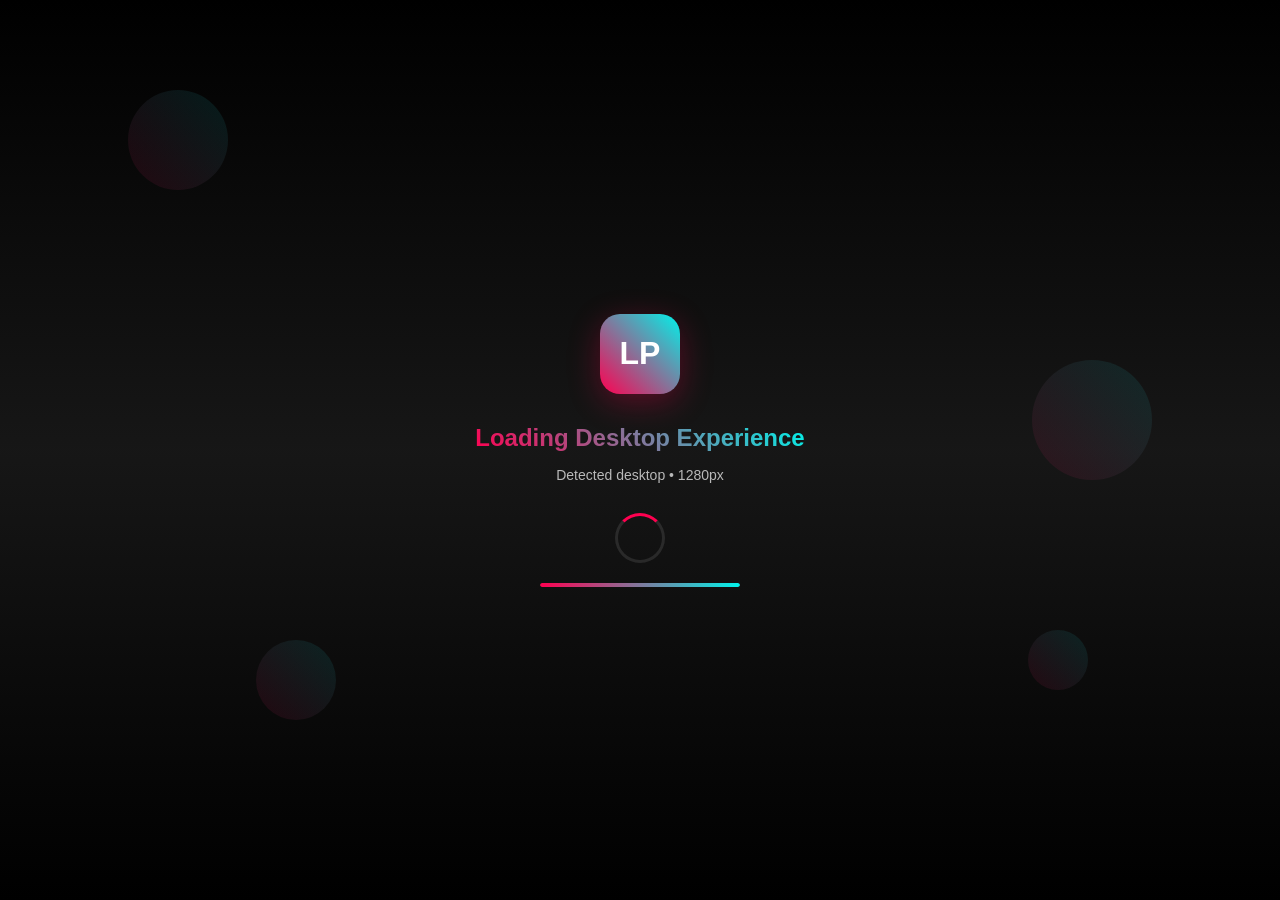
<file: index.html>
<!DOCTYPE html>
<html lang="en">
<head>
    <meta charset="UTF-8">
    <meta name="viewport" content="width=device-width, initial-scale=1.0">
    <title>LoopPlus</title>
    <style>
        /* TikTok-style loading screen */
        * {
            margin: 0;
            padding: 0;
            box-sizing: border-box;
        }
        
        body {
            font-family: -apple-system, BlinkMacSystemFont, 'Segoe UI', Roboto, sans-serif;
            background: #000;
            color: white;
            overflow: hidden;
            height: 100vh;
            display: flex;
            justify-content: center;
            align-items: center;
            position: relative;
        }
        
        /* TikTok-style background */
        .tiktok-bg {
            position: fixed;
            top: 0;
            left: 0;
            right: 0;
            bottom: 0;
            background: linear-gradient(180deg, 
                rgba(0,0,0,0.95) 0%, 
                rgba(25,25,25,0.9) 50%, 
                rgba(0,0,0,0.95) 100%);
            z-index: -2;
        }
        
        .floating-elements {
            position: fixed;
            top: 0;
            left: 0;
            right: 0;
            bottom: 0;
            overflow: hidden;
            z-index: -1;
        }
        
        .floating-element {
            position: absolute;
            background: linear-gradient(45deg, #ff0050, #00f2ea);
            border-radius: 50%;
            opacity: 0.1;
            animation: float 20s infinite ease-in-out;
        }
        
        @keyframes float {
            0%, 100% { transform: translateY(0) rotate(0deg); }
            33% { transform: translateY(-30px) rotate(120deg); }
            66% { transform: translateY(30px) rotate(240deg); }
        }
        
        /* Loading container */
        .loader-container {
            text-align: center;
            z-index: 10;
            animation: fadeIn 0.5s ease-out;
        }
        
        @keyframes fadeIn {
            from { opacity: 0; transform: scale(0.9); }
            to { opacity: 1; transform: scale(1); }
        }
        
        /* TikTok-style logo */
        .logo {
            width: 80px;
            height: 80px;
            margin: 0 auto 30px;
            background: linear-gradient(45deg, #ff0050, #00f2ea);
            border-radius: 20px;
            display: flex;
            align-items: center;
            justify-content: center;
            font-size: 32px;
            font-weight: bold;
            color: white;
            animation: pulse 2s infinite;
            box-shadow: 0 8px 32px rgba(255, 0, 80, 0.3);
        }
        
        @keyframes pulse {
            0%, 100% { transform: scale(1); }
            50% { transform: scale(1.05); }
        }
        
        /* Loading text */
        .loading-text {
            font-size: 24px;
            font-weight: 600;
            margin-bottom: 15px;
            background: linear-gradient(45deg, #ff0050, #00f2ea);
            -webkit-background-clip: text;
            -webkit-text-fill-color: transparent;
            background-clip: text;
        }
        
        .device-info {
            font-size: 14px;
            color: rgba(255, 255, 255, 0.7);
            margin-bottom: 30px;
        }
        
        /* TikTok-style spinner */
        .spinner {
            width: 50px;
            height: 50px;
            border: 3px solid rgba(255, 255, 255, 0.1);
            border-top: 3px solid #ff0050;
            border-radius: 50%;
            animation: spin 1s linear infinite;
            margin: 0 auto;
        }
        
        @keyframes spin {
            0% { transform: rotate(0deg); }
            100% { transform: rotate(360deg); }
        }
        
        /* Progress bar */
        .progress-bar {
            width: 200px;
            height: 4px;
            background: rgba(255, 255, 255, 0.1);
            border-radius: 2px;
            margin: 20px auto 0;
            overflow: hidden;
        }
        
        .progress-fill {
            height: 100%;
            background: linear-gradient(90deg, #ff0050, #00f2ea);
            border-radius: 2px;
            animation: progress 1.5s ease-out forwards;
        }
        
        @keyframes progress {
            from { width: 0%; }
            to { width: 100%; }
        }
        
        /* Mobile optimizations */
        @media (max-width: 768px) {
            .logo {
                width: 60px;
                height: 60px;
                font-size: 24px;
            }
            
            .loading-text {
                font-size: 20px;
            }
            
            .device-info {
                font-size: 12px;
            }
        }
    </style>
</head>
<body>
    <!-- TikTok-style background -->
    <div class="tiktok-bg"></div>
    <div class="floating-elements">
        <div class="floating-element" style="width: 100px; height: 100px; top: 10%; left: 10%; animation-delay: 0s;"></div>
        <div class="floating-element" style="width: 60px; height: 60px; top: 70%; right: 15%; animation-delay: 5s;"></div>
        <div class="floating-element" style="width: 80px; height: 80px; bottom: 20%; left: 20%; animation-delay: 10s;"></div>
        <div class="floating-element" style="width: 120px; height: 120px; top: 40%; right: 10%; animation-delay: 15s;"></div>
    </div>

    <!-- Loading content -->
    <div class="loader-container">
        <div class="logo">LP</div>
        <div class="loading-text" id="loading-text">Loading LoopPlus</div>
        <div class="device-info" id="device-info">Optimizing experience for your device...</div>
        <div class="spinner"></div>
        <div class="progress-bar">
            <div class="progress-fill"></div>
        </div>
    </div>

    <script>
        // Automatic device detection and redirection (TikTok-style)
        function detectAndRedirect() {
            const userAgent = navigator.userAgent.toLowerCase();
            const screenWidth = window.innerWidth;
            
            // Determine device type
            let deviceType = 'desktop';
            let redirectPath = 'web app version/index.html';
            let loadingMessage = 'Loading Desktop Experience';
            
            if (/android|webos|iphone|ipod|blackberry|iemobile|opera mini/i.test(userAgent) || screenWidth <= 768) {
                deviceType = 'mobile';
                redirectPath = 'mobile app version/index.html';
                loadingMessage = 'Loading Mobile Experience';
            } else if (/ipad|android(?!.*mobile)/i.test(userAgent) || (screenWidth > 768 && screenWidth <= 1024)) {
                deviceType = 'tablet';
                redirectPath = 'web app version/index.html';
                loadingMessage = 'Loading Tablet Experience';
            }
            
            // Update loading message
            document.getElementById('loading-text').textContent = loadingMessage;
            document.getElementById('device-info').textContent = `Detected ${deviceType} • ${screenWidth}px`;
            
            // Log for debugging
            console.log(`LoopPlus Auto-Detection:`);
            console.log(`- Device: ${deviceType}`);
            console.log(`- Screen: ${screenWidth}px`);
            console.log(`- Redirecting to: ${redirectPath}`);
            
            // Automatic redirect after loading animation (1.5 seconds)
            setTimeout(() => {
                // Smooth fade out transition
                document.body.style.opacity = '0';
                document.body.style.transition = 'opacity 0.3s ease';
                
                setTimeout(() => {
                    window.location.href = redirectPath;
                }, 300);
            }, 1500);
        }
        
        // Handle logo loading error
        document.addEventListener('DOMContentLoaded', () => {
            // Start detection immediately
            detectAndRedirect();
        });
        
        // Fallback redirect if something goes wrong
        setTimeout(() => {
            if (window.location.pathname === '/' || window.location.pathname.endsWith('/index.html')) {
                console.log('Fallback: Redirecting to web version');
                window.location.href = 'web app version/index.html';
            }
        }, 5000);
        
        // Add some TikTok-style interactions
        document.addEventListener('DOMContentLoaded', () => {
            // Add subtle parallax effect to floating elements
            document.addEventListener('mousemove', (e) => {
                const elements = document.querySelectorAll('.floating-element');
                const x = e.clientX / window.innerWidth;
                const y = e.clientY / window.innerHeight;
                
                elements.forEach((element, index) => {
                    const speed = (index + 1) * 10;
                    const xOffset = (x - 0.5) * speed;
                    const yOffset = (y - 0.5) * speed;
                    
                    element.style.transform = `translate(${xOffset}px, ${yOffset}px)`;
                });
            });
        });
    </script>
</body>
</html>
</file>
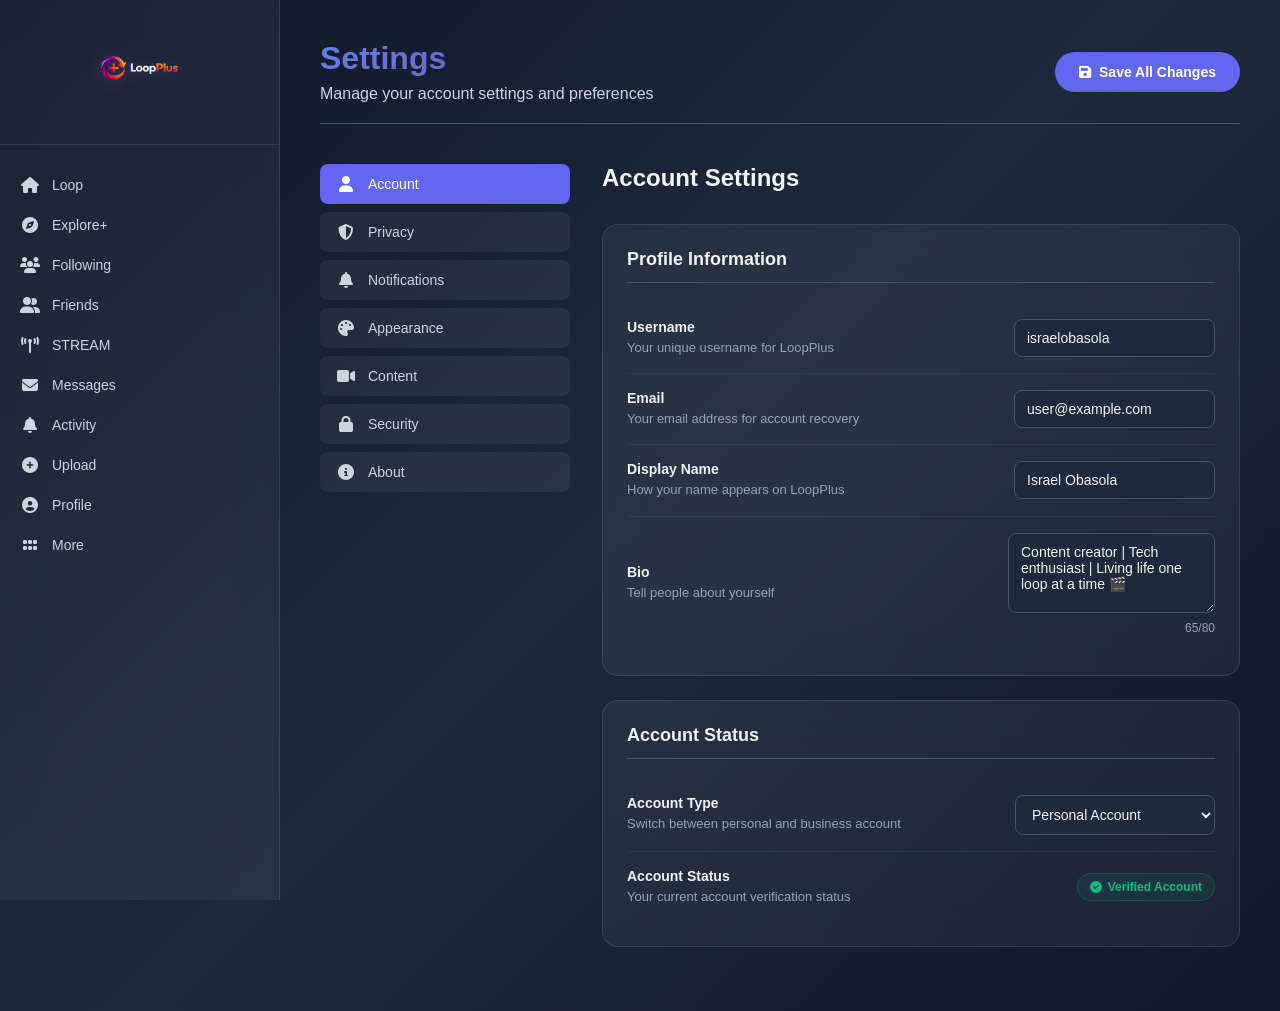
<file: web app version/settings.html>
<!DOCTYPE html>
<html lang="en">
<head>
    <meta charset="UTF-8">
    <meta name="viewport" content="width=device-width, initial-scale=1.0">
    <title>Settings - LoopPlus</title>
    <link rel="stylesheet" href="css/settings.css">
    <link rel="stylesheet" href="https://cdnjs.cloudflare.com/ajax/libs/font-awesome/6.4.0/css/all.min.css">
</head>
<body>
    <!-- Left Sidebar -->
    <aside class="left-sidebar">
        <!-- TikTok Logo -->
        <div class="logo">
            <img src="Logo.png" alt="LoopPlus" class="logo-image">
        </div>
        
        <!-- Navigation Menu -->
        <nav class="nav-menu">
            <a href="index.html" class="nav-item">
                <i class="fas fa-home"></i>
                <span>Loop</span>
            </a>
            <a href="explore.html" class="nav-item">
                <i class="fas fa-compass"></i>
                <span>Explore+</span>
            </a>
            <a href="#" class="nav-item">
                <i class="fas fa-users"></i>
                <span>Following</span>
            </a>
            <a href="#" class="nav-item">
                <i class="fas fa-user-friends"></i>
                <span>Friends</span>
            </a>
            <a href="#" class="nav-item">
                <i class="fas fa-broadcast-tower"></i>
                <span>STREAM</span>
            </a>
            <a href="#" class="nav-item">
                <i class="fas fa-envelope"></i>
                <span>Messages</span>
            </a>
            <a href="#" class="nav-item">
                <i class="fas fa-bell"></i>
                <span>Activity</span>
            </a>
            <a href="upload.html" class="nav-item">
                <i class="fas fa-plus-circle"></i>
                <span>Upload</span>
            </a>
            <a href="profile.html" class="nav-item">
                <i class="fas fa-user-circle"></i>
                <span>Profile</span>
            </a>
            <a href="#" class="nav-item" id="more-btn">
                <i class="fas fa-grip-horizontal"></i>
                <span>More</span>
            </a>
        </nav>
        
        <!-- More Popup Menu -->
        <div class="more-popup" id="more-popup">
            <div class="popup-content">
                <div class="popup-header">
                    <h3>More</h3>
                    <button class="close-popup" id="close-popup">
                        <i class="fas fa-times"></i>
                    </button>
                </div>
                <div class="popup-items">
                    <button class="popup-item">
                        <i class="fas fa-cog"></i>
                        <span>Settings</span>
                    </button>
                    <button class="popup-item">
                        <i class="fas fa-shield-alt"></i>
                        <span>Privacy</span>
                    </button>
                    <button class="popup-item">
                        <i class="fas fa-question-circle"></i>
                        <span>Help Center</span>
                    </button>
                    <button class="popup-item">
                        <i class="fas fa-info-circle"></i>
                        <span>About</span>
                    </button>
                    <button class="popup-item">
                        <i class="fas fa-briefcase"></i>
                        <span>Business</span>
                    </button>
                    <button class="popup-item">
                        <i class="fas fa-palette"></i>
                        <span>Creator Portal</span>
                    </button>
                    <button class="popup-item">
                        <i class="fas fa-chart-line"></i>
                        <span>Analytics</span>
                    </button>
                    <button class="popup-item">
                        <i class="fas fa-language"></i>
                        <span>Language</span>
                    </button>
                    <button class="popup-item">
                        <i class="fas fa-moon"></i>
                        <span>Dark Mode</span>
                    </button>
                    <button class="popup-item">
                        <i class="fas fa-bell"></i>
                        <span>Notifications</span>
                    </button>
                    <button class="popup-item">
                        <i class="fas fa-download"></i>
                        <span>Download App</span>
                    </button>
                    <button class="popup-item">
                        <i class="fas fa-share-alt"></i>
                        <span>Share LoopPlus</span>
                    </button>
                    <button class="popup-item">
                        <i class="fas fa-sign-out-alt"></i>
                        <span>Log Out</span>
                    </button>
                </div>
            </div>
        </div>
    </aside>

    <!-- Main Content Area -->
    <main class="main-content">
        <!-- Header -->
        <header class="settings-header">
            <div class="header-content">
                <div class="header-left">
                    <h1>Settings</h1>
                    <p>Manage your account settings and preferences</p>
                </div>
                <div class="header-right">
                    <button class="btn-save" id="save-all-btn">
                        <i class="fas fa-save"></i>
                        Save All Changes
                    </button>
                </div>
            </div>
        </header>

        <!-- Settings Container -->
        <div class="settings-container">
            <!-- Settings Navigation -->
            <nav class="settings-nav">
                <button class="nav-btn active" data-section="account">
                    <i class="fas fa-user"></i>
                    Account
                </button>
                <button class="nav-btn" data-section="privacy">
                    <i class="fas fa-shield-alt"></i>
                    Privacy
                </button>
                <button class="nav-btn" data-section="notifications">
                    <i class="fas fa-bell"></i>
                    Notifications
                </button>
                <button class="nav-btn" data-section="appearance">
                    <i class="fas fa-palette"></i>
                    Appearance
                </button>
                <button class="nav-btn" data-section="content">
                    <i class="fas fa-video"></i>
                    Content
                </button>
                <button class="nav-btn" data-section="security">
                    <i class="fas fa-lock"></i>
                    Security
                </button>
                <button class="nav-btn" data-section="about">
                    <i class="fas fa-info-circle"></i>
                    About
                </button>
            </nav>

            <!-- Settings Content -->
            <div class="settings-content">
                <!-- Account Settings -->
                <section class="settings-section active" id="account">
                    <h2>Account Settings</h2>
                    
                    <div class="setting-group">
                        <h3>Profile Information</h3>
                        <div class="setting-item">
                            <div class="setting-info">
                                <label>Username</label>
                                <p>Your unique username for LoopPlus</p>
                            </div>
                            <div class="setting-control">
                                <input type="text" id="username" value="israelobasola" class="input-field">
                            </div>
                        </div>
                        
                        <div class="setting-item">
                            <div class="setting-info">
                                <label>Email</label>
                                <p>Your email address for account recovery</p>
                            </div>
                            <div class="setting-control">
                                <input type="email" id="email" value="user@example.com" class="input-field">
                            </div>
                        </div>
                        
                        <div class="setting-item">
                            <div class="setting-info">
                                <label>Display Name</label>
                                <p>How your name appears on LoopPlus</p>
                            </div>
                            <div class="setting-control">
                                <input type="text" id="display-name" value="Israel Obasola" class="input-field">
                            </div>
                        </div>
                        
                        <div class="setting-item">
                            <div class="setting-info">
                                <label>Bio</label>
                                <p>Tell people about yourself</p>
                            </div>
                            <div class="setting-control">
                                <textarea id="bio" class="textarea-field" maxlength="80">Content creator | Tech enthusiast | Living life one loop at a time 🎬</textarea>
                                <div class="char-count">
                                    <span id="bio-count">65</span>/80
                                </div>
                            </div>
                        </div>
                    </div>
                    
                    <div class="setting-group">
                        <h3>Account Status</h3>
                        <div class="setting-item">
                            <div class="setting-info">
                                <label>Account Type</label>
                                <p>Switch between personal and business account</p>
                            </div>
                            <div class="setting-control">
                                <select id="account-type" class="select-field">
                                    <option value="personal">Personal Account</option>
                                    <option value="business">Business Account</option>
                                    <option value="creator">Creator Account</option>
                                </select>
                            </div>
                        </div>
                        
                        <div class="setting-item">
                            <div class="setting-info">
                                <label>Account Status</label>
                                <p>Your current account verification status</p>
                            </div>
                            <div class="setting-control">
                                <div class="status-badge verified">
                                    <i class="fas fa-check-circle"></i>
                                    Verified Account
                                </div>
                            </div>
                        </div>
                    </div>
                </section>

                <!-- Privacy Settings -->
                <section class="settings-section" id="privacy">
                    <h2>Privacy Settings</h2>
                    
                    <div class="setting-group">
                        <h3>Profile Privacy</h3>
                        <div class="setting-item">
                            <div class="setting-info">
                                <label>Private Account</label>
                                <p>Only approved followers can see your videos</p>
                            </div>
                            <div class="setting-control">
                                <label class="toggle-switch">
                                    <input type="checkbox" id="private-account">
                                    <span class="toggle-slider"></span>
                                </label>
                            </div>
                        </div>
                        
                        <div class="setting-item">
                            <div class="setting-info">
                                <label>Show Activity Status</label>
                                <p>Let others see when you're online</p>
                            </div>
                            <div class="setting-control">
                                <label class="toggle-switch">
                                    <input type="checkbox" id="show-activity" checked>
                                    <span class="toggle-slider"></span>
                                </label>
                            </div>
                        </div>
                        
                        <div class="setting-item">
                            <div class="setting-info">
                                <label>Profile Discovery</label>
                                <p>Allow others to find you using your email or phone</p>
                            </div>
                            <div class="setting-control">
                                <label class="toggle-switch">
                                    <input type="checkbox" id="profile-discovery" checked>
                                    <span class="toggle-slider"></span>
                                </label>
                            </div>
                        </div>
                    </div>
                    
                    <div class="setting-group">
                        <h3>Content Privacy</h3>
                        <div class="setting-item">
                            <div class="setting-info">
                                <label>Default Video Privacy</label>
                                <p>Privacy setting for new videos</p>
                            </div>
                            <div class="setting-control">
                                <select id="default-privacy" class="select-field">
                                    <option value="public">Public</option>
                                    <option value="friends">Friends</option>
                                    <option value="private">Private</option>
                                </select>
                            </div>
                        </div>
                        
                        <div class="setting-item">
                            <div class="setting-info">
                                <label>Allow Comments</label>
                                <p>People can comment on your videos by default</p>
                            </div>
                            <div class="setting-control">
                                <label class="toggle-switch">
                                    <input type="checkbox" id="allow-comments" checked>
                                    <span class="toggle-slider"></span>
                                </label>
                            </div>
                        </div>
                        
                        <div class="setting-item">
                            <div class="setting-info">
                                <label>Allow Duet</label>
                                <p>People can duet with your videos by default</p>
                            </div>
                            <div class="setting-control">
                                <label class="toggle-switch">
                                    <input type="checkbox" id="allow-duet" checked>
                                    <span class="toggle-slider"></span>
                                </label>
                            </div>
                        </div>
                        
                        <div class="setting-item">
                            <div class="setting-info">
                                <label>Allow Stitch</label>
                                <p>People can stitch with your videos by default</p>
                            </div>
                            <div class="setting-control">
                                <label class="toggle-switch">
                                    <input type="checkbox" id="allow-stitch" checked>
                                    <span class="toggle-slider"></span>
                                </label>
                            </div>
                        </div>
                    </div>
                </section>

                <!-- Notification Settings -->
                <section class="settings-section" id="notifications">
                    <h2>Notification Settings</h2>
                    
                    <div class="setting-group">
                        <h3>Push Notifications</h3>
                        <div class="setting-item">
                            <div class="setting-info">
                                <label>Video Likes</label>
                                <p>Get notified when someone likes your videos</p>
                            </div>
                            <div class="setting-control">
                                <label class="toggle-switch">
                                    <input type="checkbox" id="notify-likes" checked>
                                    <span class="toggle-slider"></span>
                                </label>
                            </div>
                        </div>
                        
                        <div class="setting-item">
                            <div class="setting-info">
                                <label>Video Comments</label>
                                <p>Get notified when someone comments on your videos</p>
                            </div>
                            <div class="setting-control">
                                <label class="toggle-switch">
                                    <input type="checkbox" id="notify-comments" checked>
                                    <span class="toggle-slider"></span>
                                </label>
                            </div>
                        </div>
                        
                        <div class="setting-item">
                            <div class="setting-info">
                                <label>New Followers</label>
                                <p>Get notified when someone follows you</p>
                            </div>
                            <div class="setting-control">
                                <label class="toggle-switch">
                                    <input type="checkbox" id="notify-followers" checked>
                                    <span class="toggle-slider"></span>
                                </label>
                            </div>
                        </div>
                        
                        <div class="setting-item">
                            <div class="setting-info">
                                <label>Mentions</label>
                                <p>Get notified when someone mentions you</p>
                            </div>
                            <div class="setting-control">
                                <label class="toggle-switch">
                                    <input type="checkbox" id="notify-mentions" checked>
                                    <span class="toggle-slider"></span>
                                </label>
                            </div>
                        </div>
                        
                        <div class="setting-item">
                            <div class="setting-info">
                                <label>Direct Messages</label>
                                <p>Get notified when you receive messages</p>
                            </div>
                            <div class="setting-control">
                                <label class="toggle-switch">
                                    <input type="checkbox" id="notify-messages" checked>
                                    <span class="toggle-slider"></span>
                                </label>
                            </div>
                        </div>
                    </div>
                    
                    <div class="setting-group">
                        <h3>Email Notifications</h3>
                        <div class="setting-item">
                            <div class="setting-info">
                                <label>Weekly Summary</label>
                                <p>Get a weekly summary of your account activity</p>
                            </div>
                            <div class="setting-control">
                                <label class="toggle-switch">
                                    <input type="checkbox" id="email-summary">
                                    <span class="toggle-slider"></span>
                                </label>
                            </div>
                        </div>
                        
                        <div class="setting-item">
                            <div class="setting-info">
                                <label>Security Alerts</label>
                                <p>Get notified about security-related activities</p>
                            </div>
                            <div class="setting-control">
                                <label class="toggle-switch">
                                    <input type="checkbox" id="email-security" checked>
                                    <span class="toggle-slider"></span>
                                </label>
                            </div>
                        </div>
                    </div>
                </section>

                <!-- Appearance Settings -->
                <section class="settings-section" id="appearance">
                    <h2>Appearance Settings</h2>
                    
                    <div class="setting-group">
                        <h3>Theme</h3>
                        <div class="setting-item">
                            <div class="setting-info">
                                <label>Dark Mode</label>
                                <p>Use dark theme across the app</p>
                            </div>
                            <div class="setting-control">
                                <label class="toggle-switch">
                                    <input type="checkbox" id="dark-mode">
                                    <span class="toggle-slider"></span>
                                </label>
                            </div>
                        </div>
                        
                        <div class="setting-item">
                            <div class="setting-info">
                                <label>Compact View</label>
                                <p>Show more content with smaller elements</p>
                            </div>
                            <div class="setting-control">
                                <label class="toggle-switch">
                                    <input type="checkbox" id="compact-view">
                                    <span class="toggle-slider"></span>
                                </label>
                            </div>
                        </div>
                        
                        <div class="setting-item">
                            <div class="setting-info">
                                <label>Reduce Animations</label>
                                <p>Minimize animations for better performance</p>
                            </div>
                            <div class="setting-control">
                                <label class="toggle-switch">
                                    <input type="checkbox" id="reduce-animations">
                                    <span class="toggle-slider"></span>
                                </label>
                            </div>
                        </div>
                    </div>
                    
                    <div class="setting-group">
                        <h3>Language</h3>
                        <div class="setting-item">
                            <div class="setting-info">
                                <label>App Language</label>
                                <p>Choose your preferred language</p>
                            </div>
                            <div class="setting-control">
                                <select id="language" class="select-field">
                                    <option value="en">English</option>
                                    <option value="es">Español</option>
                                    <option value="fr">Français</option>
                                    <option value="de">Deutsch</option>
                                    <option value="it">Italiano</option>
                                    <option value="pt">Português</option>
                                    <option value="ja">日本語</option>
                                    <option value="ko">한국어</option>
                                    <option value="zh">中文</option>
                                </select>
                            </div>
                        </div>
                        
                        <div class="setting-item">
                            <div class="setting-info">
                                <label>Auto-translate</label>
                                <p>Automatically translate captions and comments</p>
                            </div>
                            <div class="setting-control">
                                <label class="toggle-switch">
                                    <input type="checkbox" id="auto-translate">
                                    <span class="toggle-slider"></span>
                                </label>
                            </div>
                        </div>
                    </div>
                </section>

                <!-- Content Settings -->
                <section class="settings-section" id="content">
                    <h2>Content Settings</h2>
                    
                    <div class="setting-group">
                        <h3>Video Playback</h3>
                        <div class="setting-item">
                            <div class="setting-info">
                                <label>Autoplay</label>
                                <p>Automatically play videos when scrolling</p>
                            </div>
                            <div class="setting-control">
                                <label class="toggle-switch">
                                    <input type="checkbox" id="autoplay" checked>
                                    <span class="toggle-slider"></span>
                                </label>
                            </div>
                        </div>
                        
                        <div class="setting-item">
                            <div class="setting-info">
                                <label>Data Saver</label>
                                <p>Reduce video quality to save data</p>
                            </div>
                            <div class="setting-control">
                                <label class="toggle-switch">
                                    <input type="checkbox" id="data-saver">
                                    <span class="toggle-slider"></span>
                                </label>
                            </div>
                        </div>
                        
                        <div class="setting-item">
                            <div class="setting-info">
                                <label>Video Quality</label>
                                <p>Default video quality for playback</p>
                            </div>
                            <div class="setting-control">
                                <select id="video-quality" class="select-field">
                                    <option value="auto">Auto</option>
                                    <option value="1080p">1080p</option>
                                    <option value="720p">720p</option>
                                    <option value="480p">480p</option>
                                    <option value="360p">360p</option>
                                </select>
                            </div>
                        </div>
                        
                        <div class="setting-item">
                            <div class="setting-info">
                                <label>Captions</label>
                                <p>Show captions by default when available</p>
                            </div>
                            <div class="setting-control">
                                <label class="toggle-switch">
                                    <input type="checkbox" id="show-captions">
                                    <span class="toggle-slider"></span>
                                </label>
                            </div>
                        </div>
                    </div>
                    
                    <div class="setting-group">
                        <h3>Content Preferences</h3>
                        <div class="setting-item">
                            <div class="setting-info">
                                <label>Content Filter</label>
                                <p>Filter sensitive content</p>
                            </div>
                            <div class="setting-control">
                                <select id="content-filter" class="select-field">
                                    <option value="none">No Filter</option>
                                    <option value="moderate" selected>Filter Some</option>
                                    <option value="strict">Filter Most</option>
                                </select>
                            </div>
                        </div>
                        
                        <div class="setting-item">
                            <div class="setting-info">
                                <label>Show Mature Content</label>
                                <p>Display content that may be inappropriate</p>
                            </div>
                            <div class="setting-control">
                                <label class="toggle-switch">
                                    <input type="checkbox" id="mature-content">
                                    <span class="toggle-slider"></span>
                                </label>
                            </div>
                        </div>
                    </div>
                </section>

                <!-- Security Settings -->
                <section class="settings-section" id="security">
                    <h2>Security Settings</h2>
                    
                    <div class="setting-group">
                        <h3>Login Security</h3>
                        <div class="setting-item">
                            <div class="setting-info">
                                <label>Two-Factor Authentication</label>
                                <p>Add an extra layer of security to your account</p>
                            </div>
                            <div class="setting-control">
                                <label class="toggle-switch">
                                    <input type="checkbox" id="two-factor">
                                    <span class="toggle-slider"></span>
                                </label>
                            </div>
                        </div>
                        
                        <div class="setting-item">
                            <div class="setting-info">
                                <label>Login Alerts</label>
                                <p>Get notified when someone logs into your account</p>
                            </div>
                            <div class="setting-control">
                                <label class="toggle-switch">
                                    <input type="checkbox" id="login-alerts" checked>
                                    <span class="toggle-slider"></span>
                                </label>
                            </div>
                        </div>
                    </div>
                    
                    <div class="setting-group">
                        <h3>Connected Accounts</h3>
                        <div class="setting-item">
                            <div class="setting-info">
                                <label>Connected Accounts</label>
                                <p>Manage accounts connected to LoopPlus</p>
                            </div>
                            <div class="setting-control">
                                <div class="connected-accounts">
                                    <div class="account-item">
                                        <i class="fab fa-google"></i>
                                        <span>Google</span>
                                        <button class="btn-disconnect">Disconnect</button>
                                    </div>
                                    <div class="account-item">
                                        <i class="fab fa-facebook"></i>
                                        <span>Facebook</span>
                                        <button class="btn-disconnect">Disconnect</button>
                                    </div>
                                    <div class="account-item">
                                        <i class="fab fa-apple"></i>
                                        <span>Apple</span>
                                        <button class="btn-disconnect">Disconnect</button>
                                    </div>
                                </div>
                            </div>
                        </div>
                    </div>
                    
                    <div class="setting-group">
                        <h3>Danger Zone</h3>
                        <div class="setting-item">
                            <div class="setting-info">
                                <label>Download Your Data</label>
                                <p>Get a copy of your data from LoopPlus</p>
                            </div>
                            <div class="setting-control">
                                <button class="btn-secondary" id="download-data">
                                    <i class="fas fa-download"></i>
                                    Request Data
                                </button>
                            </div>
                        </div>
                        
                        <div class="setting-item">
                            <div class="setting-info">
                                <label>Delete Account</label>
                                <p>Permanently delete your account and data</p>
                            </div>
                            <div class="setting-control">
                                <button class="btn-danger" id="delete-account">
                                    <i class="fas fa-trash"></i>
                                    Delete Account
                                </button>
                            </div>
                        </div>
                    </div>
                </section>

                <!-- About Settings -->
                <section class="settings-section" id="about">
                    <h2>About LoopPlus</h2>
                    
                    <div class="setting-group">
                        <h3>App Information</h3>
                        <div class="setting-item">
                            <div class="setting-info">
                                <label>Version</label>
                                <p>LoopPlus Web v2.0.1</p>
                            </div>
                            <div class="setting-control">
                                <div class="version-info">
                                    <span class="version-badge">Latest</span>
                                </div>
                            </div>
                        </div>
                        
                        <div class="setting-item">
                            <div class="setting-info">
                                <label>Build</label>
                                <p>Build 2024.01.31</p>
                            </div>
                            <div class="setting-control">
                                <button class="btn-secondary" id="check-updates">
                                    <i class="fas fa-sync"></i>
                                    Check for Updates
                                </button>
                            </div>
                        </div>
                    </div>
                    
                    <div class="setting-group">
                        <h3>Legal</h3>
                        <div class="setting-item">
                            <div class="setting-info">
                                <label>Terms of Service</label>
                                <p>Read our terms and conditions</p>
                            </div>
                            <div class="setting-control">
                                <button class="btn-secondary" id="terms-service">
                                    <i class="fas fa-file-contract"></i>
                                    View Terms
                                </button>
                            </div>
                        </div>
                        
                        <div class="setting-item">
                            <div class="setting-info">
                                <label>Privacy Policy</label>
                                <p>Learn how we protect your data</p>
                            </div>
                            <div class="setting-control">
                                <button class="btn-secondary" id="privacy-policy">
                                    <i class="fas fa-shield-alt"></i>
                                    View Policy
                                </button>
                            </div>
                        </div>
                        
                        <div class="setting-item">
                            <div class="setting-info">
                                <label>Cookie Policy</label>
                                <p>Understand our use of cookies</p>
                            </div>
                            <div class="setting-control">
                                <button class="btn-secondary" id="cookie-policy">
                                    <i class="fas fa-cookie"></i>
                                    View Policy
                                </button>
                            </div>
                        </div>
                    </div>
                    
                    <div class="setting-group">
                        <h3>Support</h3>
                        <div class="setting-item">
                            <div class="setting-info">
                                <label>Help Center</label>
                                <p>Get help with LoopPlus</p>
                            </div>
                            <div class="setting-control">
                                <button class="btn-secondary" id="help-center">
                                    <i class="fas fa-question-circle"></i>
                                    Visit Help Center
                                </button>
                            </div>
                        </div>
                        
                        <div class="setting-item">
                            <div class="setting-info">
                                <label>Contact Support</label>
                                <p>Get in touch with our support team</p>
                            </div>
                            <div class="setting-control">
                                <button class="btn-secondary" id="contact-support">
                                    <i class="fas fa-envelope"></i>
                                    Contact Us
                                </button>
                            </div>
                        </div>
                        
                        <div class="setting-item">
                            <div class="setting-info">
                                <label>Report a Problem</label>
                                <p>Help us improve LoopPlus</p>
                            </div>
                            <div class="setting-control">
                                <button class="btn-secondary" id="report-problem">
                                    <i class="fas fa-bug"></i>
                                    Report Issue
                                </button>
                            </div>
                        </div>
                    </div>
                </section>
            </div>
        </div>
    </main>

    <!-- Success Modal -->
    <div class="modal" id="success-modal" style="display: none;">
        <div class="modal-content">
            <div class="modal-header">
                <h3>Settings Saved</h3>
                <button class="modal-close" id="modal-close">
                    <i class="fas fa-times"></i>
                </button>
            </div>
            <div class="modal-body">
                <div class="success-icon">
                    <i class="fas fa-check-circle"></i>
                </div>
                <p>Your settings have been successfully saved.</p>
            </div>
            <div class="modal-footer">
                <button class="btn-primary" id="modal-ok">OK</button>
            </div>
        </div>
    </div>

    <script src="js/settings.js"></script>
</body>
</html>
</file>
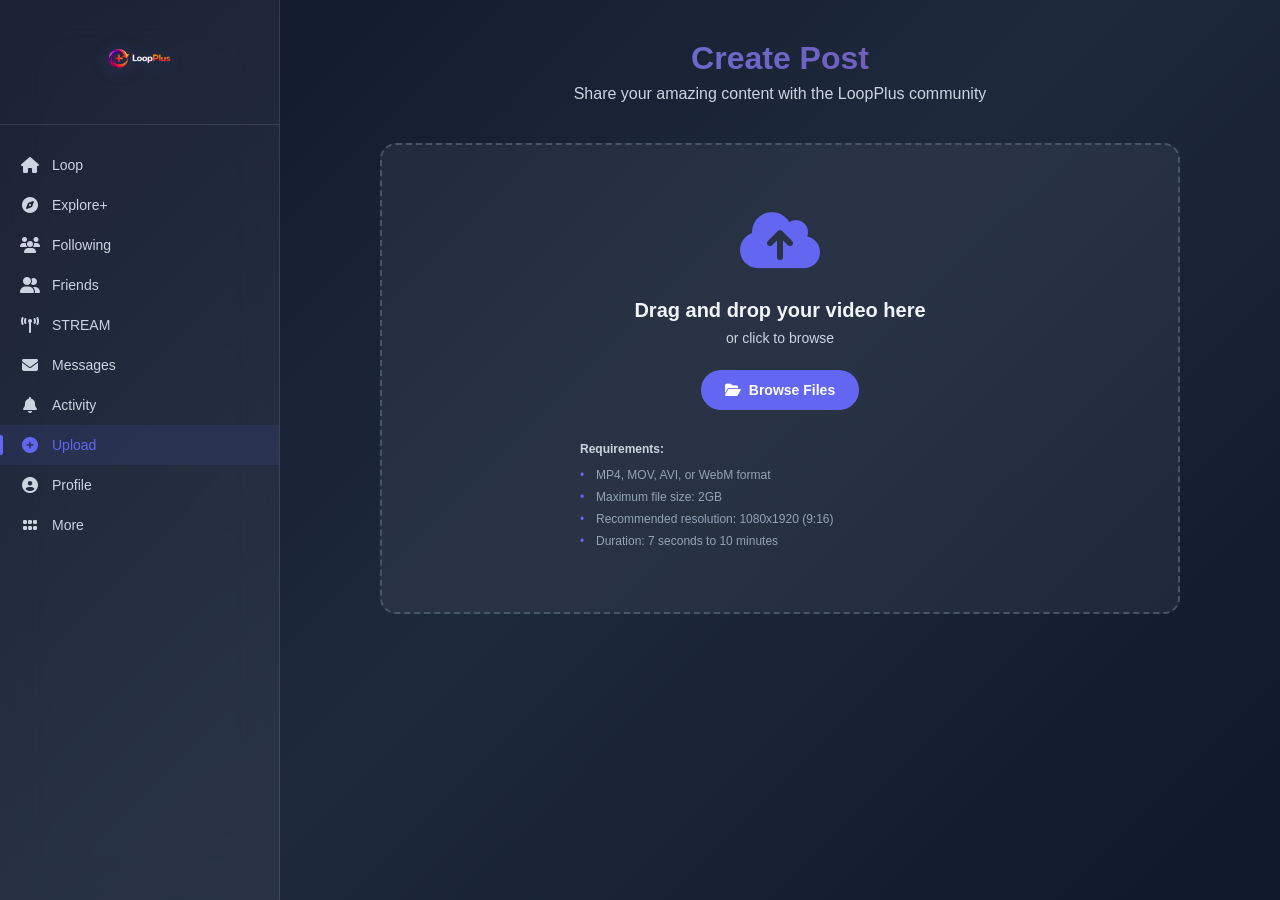
<file: web app version/upload.html>
<!DOCTYPE html>
<html lang="en">
<head>
    <meta charset="UTF-8">
    <meta name="viewport" content="width=device-width, initial-scale=1.0">
    <title>Upload - LoopPlus</title>
    <link rel="stylesheet" href="css/upload.css">
    <link rel="stylesheet" href="https://cdnjs.cloudflare.com/ajax/libs/font-awesome/6.4.0/css/all.min.css">
</head>
<body>
    <!-- Left Sidebar -->
    <aside class="left-sidebar">
        <!-- TikTok Logo -->
        <div class="logo">
            <img src="Logo.png" alt="LoopPlus" class="logo-image">
        </div>
        
        <!-- Navigation Menu -->
        <nav class="nav-menu">
            <a href="index.html" class="nav-item">
                <i class="fas fa-home"></i>
                <span>Loop</span>
            </a>
            <a href="explore.html" class="nav-item">
                <i class="fas fa-compass"></i>
                <span>Explore+</span>
            </a>
            <a href="#" class="nav-item">
                <i class="fas fa-users"></i>
                <span>Following</span>
            </a>
            <a href="#" class="nav-item">
                <i class="fas fa-user-friends"></i>
                <span>Friends</span>
            </a>
            <a href="#" class="nav-item">
                <i class="fas fa-broadcast-tower"></i>
                <span>STREAM</span>
            </a>
            <a href="#" class="nav-item">
                <i class="fas fa-envelope"></i>
                <span>Messages</span>
            </a>
            <a href="#" class="nav-item">
                <i class="fas fa-bell"></i>
                <span>Activity</span>
            </a>
            <a href="upload.html" class="nav-item active">
                <i class="fas fa-plus-circle"></i>
                <span>Upload</span>
            </a>
            <a href="profile.html" class="nav-item">
                <i class="fas fa-user-circle"></i>
                <span>Profile</span>
            </a>
            <a href="#" class="nav-item" id="more-btn">
                <i class="fas fa-grip-horizontal"></i>
                <span>More</span>
            </a>
        </nav>
        
        <!-- More Popup Menu -->
        <div class="more-popup" id="more-popup">
            <div class="popup-content">
                <div class="popup-header">
                    <h3>More</h3>
                    <button class="close-popup" id="close-popup">
                        <i class="fas fa-times"></i>
                    </button>
                </div>
                <div class="popup-items">
                    <button class="popup-item">
                        <i class="fas fa-cog"></i>
                        <span>Settings</span>
                    </button>
                    <button class="popup-item">
                        <i class="fas fa-shield-alt"></i>
                        <span>Privacy</span>
                    </button>
                    <button class="popup-item">
                        <i class="fas fa-question-circle"></i>
                        <span>Help Center</span>
                    </button>
                    <button class="popup-item">
                        <i class="fas fa-info-circle"></i>
                        <span>About</span>
                    </button>
                    <button class="popup-item">
                        <i class="fas fa-briefcase"></i>
                        <span>Business</span>
                    </button>
                    <button class="popup-item">
                        <i class="fas fa-palette"></i>
                        <span>Creator Portal</span>
                    </button>
                    <button class="popup-item">
                        <i class="fas fa-chart-line"></i>
                        <span>Analytics</span>
                    </button>
                    <button class="popup-item">
                        <i class="fas fa-language"></i>
                        <span>Language</span>
                    </button>
                    <button class="popup-item">
                        <i class="fas fa-moon"></i>
                        <span>Dark Mode</span>
                    </button>
                    <button class="popup-item">
                        <i class="fas fa-bell"></i>
                        <span>Notifications</span>
                    </button>
                    <button class="popup-item">
                        <i class="fas fa-download"></i>
                        <span>Download App</span>
                    </button>
                    <button class="popup-item">
                        <i class="fas fa-share-alt"></i>
                        <span>Share LoopPlus</span>
                    </button>
                    <button class="popup-item">
                        <i class="fas fa-sign-out-alt"></i>
                        <span>Log Out</span>
                    </button>
                </div>
            </div>
        </div>
    </aside>

    <!-- Main Content Area -->
    <main class="main-content upload-main">
        <!-- Header -->
        <header class="upload-header">
            <div class="header-content">
                <h1>Create Post</h1>
                <p>Share your amazing content with the LoopPlus community</p>
            </div>
        </header>

        <!-- Upload Container -->
        <div class="upload-container">
            <!-- Upload Area -->
            <div class="upload-area" id="upload-area">
                <div class="upload-content">
                    <div class="upload-icon">
                        <i class="fas fa-cloud-upload-alt"></i>
                    </div>
                    <h3>Drag and drop your video here</h3>
                    <p>or click to browse</p>
                    <button class="browse-btn" id="browse-btn">
                        <i class="fas fa-folder-open"></i>
                        Browse Files
                    </button>
                    <input type="file" id="file-input" accept="video/*" hidden>
                    <div class="upload-requirements">
                        <p><strong>Requirements:</strong></p>
                        <ul>
                            <li>MP4, MOV, AVI, or WebM format</li>
                            <li>Maximum file size: 2GB</li>
                            <li>Recommended resolution: 1080x1920 (9:16)</li>
                            <li>Duration: 7 seconds to 10 minutes</li>
                        </ul>
                    </div>
                </div>
            </div>

            <!-- Video Preview (Hidden by default) -->
            <div class="video-preview" id="video-preview" style="display: none;">
                <div class="preview-container">
                    <video id="preview-video" controls></video>
                    <div class="preview-overlay">
                        <button class="change-video-btn" id="change-video-btn">
                            <i class="fas fa-exchange-alt"></i>
                            Change Video
                        </button>
                    </div>
                </div>
            </div>

            <!-- Upload Form -->
            <div class="upload-form" id="upload-form" style="display: none;">
                <div class="form-section">
                    <h3>Video Details</h3>
                    
                    <!-- Caption -->
                    <div class="form-group">
                        <label for="caption">Caption</label>
                        <textarea id="caption" placeholder="Write a caption for your video..." maxlength="2200"></textarea>
                        <div class="char-count">
                            <span id="char-count">0</span>/2200
                        </div>
                    </div>

                    <!-- Cover Image -->
                    <div class="form-group">
                        <label>Cover Image</label>
                        <div class="cover-upload" id="cover-upload">
                            <div class="cover-placeholder">
                                <i class="fas fa-image"></i>
                                <p>Add cover image</p>
                            </div>
                            <img id="cover-preview" style="display: none;">
                        </div>
                        <input type="file" id="cover-input" accept="image/*" hidden>
                    </div>

                    <!-- Privacy -->
                    <div class="form-group">
                        <label>Privacy</label>
                        <div class="privacy-options">
                            <label class="privacy-option">
                                <input type="radio" name="privacy" value="public" checked>
                                <span class="radio-custom"></span>
                                <div class="privacy-info">
                                    <strong>Public</strong>
                                    <p>Everyone can see this video</p>
                                </div>
                            </label>
                            <label class="privacy-option">
                                <input type="radio" name="privacy" value="friends">
                                <span class="radio-custom"></span>
                                <div class="privacy-info">
                                    <strong>Friends</strong>
                                    <p>Only your friends can see this video</p>
                                </div>
                            </label>
                            <label class="privacy-option">
                                <input type="radio" name="privacy" value="private">
                                <span class="radio-custom"></span>
                                <div class="privacy-info">
                                    <strong>Private</strong>
                                    <p>Only you can see this video</p>
                                </div>
                            </label>
                        </div>
                    </div>

                    <!-- Comments -->
                    <div class="form-group">
                        <label class="checkbox-label">
                            <input type="checkbox" id="allow-comments" checked>
                            <span class="checkbox-custom"></span>
                            Allow comments
                        </label>
                    </div>

                    <!-- Duet -->
                    <div class="form-group">
                        <label class="checkbox-label">
                            <input type="checkbox" id="allow-duet" checked>
                            <span class="checkbox-custom"></span>
                            Allow duet
                        </label>
                    </div>

                    <!-- Stitch -->
                    <div class="form-group">
                        <label class="checkbox-label">
                            <input type="checkbox" id="allow-stitch" checked>
                            <span class="checkbox-custom"></span>
                            Allow stitch
                        </label>
                    </div>
                </div>

                <!-- Action Buttons -->
                <div class="form-actions">
                    <button class="btn-secondary" id="cancel-btn">
                        <i class="fas fa-times"></i>
                        Cancel
                    </button>
                    <button class="btn-primary" id="post-btn">
                        <i class="fas fa-paper-plane"></i>
                        Post
                    </button>
                </div>
            </div>
        </div>

        <!-- Upload Progress (Hidden by default) -->
        <div class="upload-progress" id="upload-progress" style="display: none;">
            <div class="progress-content">
                <h3>Uploading your video...</h3>
                <div class="progress-bar">
                    <div class="progress-fill" id="progress-fill"></div>
                </div>
                <div class="progress-details">
                    <span id="progress-percent">0%</span>
                    <span id="progress-size">0 MB / 0 MB</span>
                </div>
                <p id="progress-status">Preparing upload...</p>
            </div>
        </div>
    </main>

    <!-- Success Modal -->
    <div class="modal" id="success-modal" style="display: none;">
        <div class="modal-content">
            <div class="modal-header">
                <h3>Upload Successful!</h3>
                <button class="modal-close" id="modal-close">
                    <i class="fas fa-times"></i>
                </button>
            </div>
            <div class="modal-body">
                <div class="success-icon">
                    <i class="fas fa-check-circle"></i>
                </div>
                <p>Your video has been successfully uploaded and is now being processed.</p>
                <p>It will be available on your profile shortly.</p>
            </div>
            <div class="modal-footer">
                <button class="btn-primary" id="view-profile-btn">
                    View Profile
                </button>
                <button class="btn-secondary" id="upload-another-btn">
                    Upload Another
                </button>
            </div>
        </div>
    </div>

    <script src="js/upload.js"></script>
</body>
</html>
</file>
<file: web app version/css/settings.css>
/* CSS Variables */
:root {
    --primary-color: #6366f1;
    --primary-dark: #4f46e5;
    --primary-light: #818cf8;
    --secondary-color: #ec4899;
    --accent-color: #14b8a6;
    --background-dark: #0f172a;
    --background-medium: #1e293b;
    --background-light: #334155;
    --text-primary: #f1f5f9;
    --text-secondary: #cbd5e1;
    --text-muted: #94a3b8;
    --border-color: #475569;
    --success-color: #10b981;
    --warning-color: #f59e0b;
    --error-color: #ef4444;
    --glass-bg: rgba(255, 255, 255, 0.05);
    --glass-border: rgba(255, 255, 255, 0.1);
    --shadow-sm: 0 2px 8px rgba(0, 0, 0, 0.1);
    --shadow-md: 0 4px 16px rgba(0, 0, 0, 0.15);
    --shadow-lg: 0 8px 32px rgba(0, 0, 0, 0.2);
    --shadow-xl: 0 16px 64px rgba(0, 0, 0, 0.25);
    --gradient-primary: linear-gradient(135deg, #667eea 0%, #764ba2 100%);
    --gradient-secondary: linear-gradient(135deg, #f093fb 0%, #f5576c 100%);
    --gradient-accent: linear-gradient(135deg, #4facfe 0%, #00f2fe 100%);
}

/* Base Styles */
* {
    margin: 0;
    padding: 0;
    box-sizing: border-box;
}

/* Smooth Scrolling */
html {
    scroll-behavior: smooth;
}

body {
    font-family: -apple-system, BlinkMacSystemFont, 'Segoe UI', Roboto, 'Inter', sans-serif;
    background: linear-gradient(135deg, #0f172a 0%, #1e293b 50%, #0f172a 100%);
    color: var(--text-primary);
    overflow-x: hidden;
    min-height: 100vh;
}

/* Left Sidebar */
.left-sidebar {
    position: fixed;
    top: 0;
    left: 0;
    width: 280px;
    height: 100vh;
    background: var(--glass-bg);
    backdrop-filter: blur(20px);
    border-right: 1px solid var(--glass-border);
    display: flex;
    flex-direction: column;
    z-index: 1000;
    overflow-y: auto;
}

/* Logo */
.logo {
    padding: 20px;
    text-align: center;
    border-bottom: 1px solid var(--glass-border);
}

.logo-image {
    width: 150px;
    height: auto;
    filter: drop-shadow(0 2px 8px rgba(99, 102, 241, 0.3));
}

/* Navigation Menu */
.nav-menu {
    flex: 1;
    padding: 20px 0;
}

.nav-item {
    display: flex;
    align-items: center;
    padding: 12px 20px;
    color: var(--text-secondary);
    text-decoration: none;
    transition: all 0.3s ease;
    font-size: 14px;
    font-weight: 500;
    position: relative;
}

.nav-item:hover {
    color: var(--text-primary);
    background: var(--glass-bg);
}

.nav-item.active {
    color: var(--primary-color);
    background: rgba(99, 102, 241, 0.1);
}

.nav-item.active::before {
    content: '';
    position: absolute;
    left: 0;
    top: 50%;
    transform: translateY(-50%);
    width: 3px;
    height: 20px;
    background: var(--primary-color);
    border-radius: 0 2px 2px 0;
}

.nav-item i {
    width: 20px;
    margin-right: 12px;
    font-size: 16px;
    text-align: center;
}

.nav-item span {
    flex: 1;
}

/* More Popup */
.more-popup {
    position: absolute;
    bottom: 15px;
    left: 50%;
    transform: translateX(-50%) translateY(10px);
    background: var(--background-medium);
    border: 1px solid var(--border-color);
    border-radius: 12px;
    padding: 4px;
    min-width: 200px;
    max-height: 400px;
    overflow-y: auto;
    box-shadow: var(--shadow-xl);
    opacity: 0;
    visibility: hidden;
    transition: all 0.2s cubic-bezier(0.4, 0, 0.2, 1);
    z-index: 1001;
}

.more-popup.active {
    opacity: 1;
    visibility: visible;
    transform: translateX(-50%) translateY(0);
}

.more-popup::before {
    content: '';
    position: absolute;
    bottom: 100%;
    left: 50%;
    transform: translateX(-50%);
    border: 6px solid transparent;
    border-top-color: var(--border-color);
    border-bottom: none;
    margin-bottom: -1px;
}

.more-popup::after {
    content: '';
    position: absolute;
    bottom: 100%;
    left: 50%;
    transform: translateX(-50%);
    border: 5px solid transparent;
    border-top-color: var(--background-medium);
    border-bottom: none;
}

.popup-content {
    position: relative;
}

.popup-header {
    display: flex;
    align-items: center;
    justify-content: space-between;
    padding: 8px 12px;
    border-bottom: 1px solid var(--border-color);
    margin-bottom: 4px;
}

.popup-header h3 {
    font-size: 14px;
    font-weight: 600;
    color: var(--text-primary);
    margin: 0;
}

.close-popup {
    background: none;
    border: none;
    color: var(--text-muted);
    cursor: pointer;
    padding: 4px;
    border-radius: 6px;
    transition: all 0.2s ease;
    display: flex;
    align-items: center;
    justify-content: center;
    width: 24px;
    height: 24px;
}

.close-popup:hover {
    background: var(--background-light);
    color: var(--text-primary);
}

.popup-items {
    display: flex;
    flex-direction: column;
    gap: 2px;
}

.popup-item {
    display: flex;
    align-items: center;
    padding: 10px 12px;
    border-radius: 8px;
    color: var(--text-secondary);
    text-decoration: none;
    transition: all 0.2s ease;
    font-size: 13px;
    font-weight: 500;
    cursor: pointer;
    border: none;
    background: none;
    width: 100%;
    text-align: left;
    font-family: -apple-system, BlinkMacSystemFont, 'Segoe UI', Roboto, sans-serif;
}

.popup-item:hover {
    background: var(--glass-bg);
    color: var(--text-primary);
    transform: translateX(2px);
}

.popup-item:active {
    background: var(--background-light);
    transform: translateX(1px) scale(0.98);
}

.popup-item i {
    width: 20px;
    margin-right: 12px;
    font-size: 14px;
    text-align: center;
    color: var(--text-muted);
}

.popup-item:hover i {
    color: var(--primary-color);
}

.popup-item span {
    flex: 1;
    line-height: 1.2;
}

/* Scrollbar styling for popup */
.more-popup::-webkit-scrollbar {
    width: 4px;
}

.more-popup::-webkit-scrollbar-track {
    background: transparent;
}

.more-popup::-webkit-scrollbar-thumb {
    background: var(--border-color);
    border-radius: 2px;
}

.more-popup::-webkit-scrollbar-thumb:hover {
    background: var(--text-muted);
}

/* Main Content */
.main-content {
    margin-left: 280px;
    min-height: 100vh;
    position: relative;
    z-index: 2;
    padding: 40px;
}

/* Settings Header */
.settings-header {
    margin-bottom: 40px;
}

.header-content {
    display: flex;
    justify-content: space-between;
    align-items: center;
    padding-bottom: 20px;
    border-bottom: 1px solid var(--border-color);
}

.header-left h1 {
    font-size: 32px;
    font-weight: 700;
    margin-bottom: 8px;
    background: var(--gradient-primary);
    -webkit-background-clip: text;
    -webkit-text-fill-color: transparent;
    background-clip: text;
}

.header-left p {
    font-size: 16px;
    color: var(--text-secondary);
}

.btn-save {
    background: var(--primary-color);
    color: white;
    border: none;
    padding: 12px 24px;
    border-radius: 24px;
    font-size: 14px;
    font-weight: 600;
    cursor: pointer;
    transition: all 0.3s ease;
    display: flex;
    align-items: center;
    gap: 8px;
}

.btn-save:hover {
    background: var(--primary-dark);
    transform: translateY(-2px);
    box-shadow: var(--shadow-md);
}

/* Settings Container */
.settings-container {
    display: flex;
    gap: 32px;
    max-width: 1200px;
}

/* Settings Navigation */
.settings-nav {
    width: 250px;
    flex-shrink: 0;
}

.nav-btn {
    width: 100%;
    display: flex;
    align-items: center;
    padding: 12px 16px;
    background: var(--glass-bg);
    border: 1px solid var(--glass-border);
    border-radius: 8px;
    color: var(--text-secondary);
    text-decoration: none;
    font-size: 14px;
    font-weight: 500;
    cursor: pointer;
    transition: all 0.3s ease;
    margin-bottom: 8px;
    border: none;
    text-align: left;
}

.nav-btn:hover {
    background: var(--glass-border);
    color: var(--text-primary);
    transform: translateX(4px);
}

.nav-btn.active {
    background: var(--primary-color);
    color: white;
    border-color: var(--primary-color);
}

.nav-btn i {
    width: 20px;
    margin-right: 12px;
    font-size: 16px;
    text-align: center;
}

/* Settings Content */
.settings-content {
    flex: 1;
    min-width: 0;
}

.settings-section {
    display: none;
}

.settings-section.active {
    display: block;
}

.settings-section h2 {
    font-size: 24px;
    font-weight: 600;
    margin-bottom: 32px;
    color: var(--text-primary);
}

.setting-group {
    background: var(--glass-bg);
    border: 1px solid var(--glass-border);
    border-radius: 16px;
    padding: 24px;
    margin-bottom: 24px;
    backdrop-filter: blur(20px);
}

.setting-group h3 {
    font-size: 18px;
    font-weight: 600;
    margin-bottom: 20px;
    color: var(--text-primary);
    padding-bottom: 12px;
    border-bottom: 1px solid var(--border-color);
}

.setting-item {
    display: flex;
    align-items: center;
    justify-content: space-between;
    padding: 16px 0;
    border-bottom: 1px solid rgba(71, 85, 105, 0.3);
}

.setting-item:last-child {
    border-bottom: none;
}

.setting-info {
    flex: 1;
    margin-right: 20px;
}

.setting-info label {
    display: block;
    font-size: 14px;
    font-weight: 600;
    color: var(--text-primary);
    margin-bottom: 4px;
}

.setting-info p {
    font-size: 13px;
    color: var(--text-muted);
    line-height: 1.4;
}

.setting-control {
    flex-shrink: 0;
}

/* Input Fields */
.input-field, .select-field, .textarea-field {
    background: var(--background-medium);
    border: 1px solid var(--border-color);
    border-radius: 8px;
    padding: 10px 12px;
    color: var(--text-primary);
    font-size: 14px;
    font-family: inherit;
    transition: all 0.3s ease;
    min-width: 200px;
}

.input-field:focus, .select-field:focus, .textarea-field:focus {
    outline: none;
    border-color: var(--primary-color);
    box-shadow: 0 0 0 3px rgba(99, 102, 241, 0.1);
}

.textarea-field {
    min-height: 80px;
    resize: vertical;
}

.char-count {
    text-align: right;
    font-size: 12px;
    color: var(--text-muted);
    margin-top: 4px;
}

/* Toggle Switch */
.toggle-switch {
    position: relative;
    display: inline-block;
    width: 48px;
    height: 24px;
}

.toggle-switch input {
    opacity: 0;
    width: 0;
    height: 0;
}

.toggle-slider {
    position: absolute;
    cursor: pointer;
    top: 0;
    left: 0;
    right: 0;
    bottom: 0;
    background: var(--border-color);
    transition: 0.3s;
    border-radius: 24px;
}

.toggle-slider:before {
    position: absolute;
    content: "";
    height: 18px;
    width: 18px;
    left: 3px;
    bottom: 3px;
    background: white;
    transition: 0.3s;
    border-radius: 50%;
}

input:checked + .toggle-slider {
    background: var(--primary-color);
}

input:checked + .toggle-slider:before {
    transform: translateX(24px);
}

/* Status Badge */
.status-badge {
    display: inline-flex;
    align-items: center;
    padding: 6px 12px;
    border-radius: 16px;
    font-size: 12px;
    font-weight: 600;
    gap: 6px;
}

.status-badge.verified {
    background: rgba(16, 185, 129, 0.1);
    color: var(--success-color);
    border: 1px solid rgba(16, 185, 129, 0.2);
}

.version-badge {
    background: var(--primary-color);
    color: white;
    padding: 4px 8px;
    border-radius: 12px;
    font-size: 11px;
    font-weight: 600;
}

/* Connected Accounts */
.connected-accounts {
    display: flex;
    flex-direction: column;
    gap: 12px;
}

.account-item {
    display: flex;
    align-items: center;
    padding: 12px;
    background: var(--background-medium);
    border: 1px solid var(--border-color);
    border-radius: 8px;
    gap: 12px;
}

.account-item i {
    font-size: 20px;
    color: var(--primary-color);
}

.account-item span {
    flex: 1;
    font-size: 14px;
    color: var(--text-primary);
}

.btn-disconnect {
    background: var(--error-color);
    color: white;
    border: none;
    padding: 6px 12px;
    border-radius: 16px;
    font-size: 12px;
    font-weight: 600;
    cursor: pointer;
    transition: all 0.3s ease;
}

.btn-disconnect:hover {
    background: #dc2626;
    transform: translateY(-1px);
}

/* Buttons */
.btn-secondary, .btn-danger {
    padding: 10px 20px;
    border-radius: 20px;
    font-size: 14px;
    font-weight: 600;
    cursor: pointer;
    transition: all 0.3s ease;
    display: flex;
    align-items: center;
    gap: 8px;
    border: none;
}

.btn-secondary {
    background: var(--glass-bg);
    color: var(--text-primary);
    border: 1px solid var(--glass-border);
}

.btn-secondary:hover {
    background: var(--glass-border);
    transform: translateY(-2px);
}

.btn-danger {
    background: var(--error-color);
    color: white;
}

.btn-danger:hover {
    background: #dc2626;
    transform: translateY(-2px);
    box-shadow: 0 4px 12px rgba(239, 68, 68, 0.3);
}

/* Modal */
.modal {
    position: fixed;
    top: 0;
    left: 0;
    right: 0;
    bottom: 0;
    background: rgba(0, 0, 0, 0.8);
    backdrop-filter: blur(10px);
    display: flex;
    align-items: center;
    justify-content: center;
    z-index: 2000;
}

.modal-content {
    background: var(--background-medium);
    border: 1px solid var(--border-color);
    border-radius: 16px;
    max-width: 500px;
    width: 90%;
    overflow: hidden;
}

.modal-header {
    display: flex;
    align-items: center;
    justify-content: space-between;
    padding: 20px;
    border-bottom: 1px solid var(--border-color);
}

.modal-header h3 {
    font-size: 18px;
    font-weight: 600;
    color: var(--text-primary);
}

.modal-close {
    background: none;
    border: none;
    color: var(--text-muted);
    cursor: pointer;
    padding: 4px;
    border-radius: 4px;
    transition: all 0.2s ease;
    display: flex;
    align-items: center;
    justify-content: center;
    width: 24px;
    height: 24px;
}

.modal-close:hover {
    background: var(--background-light);
    color: var(--text-primary);
}

.modal-body {
    padding: 32px 20px;
    text-align: center;
}

.success-icon {
    font-size: 64px;
    color: var(--success-color);
    margin-bottom: 20px;
}

.modal-body p {
    font-size: 14px;
    color: var(--text-secondary);
    margin-bottom: 12px;
}

.modal-footer {
    display: flex;
    gap: 12px;
    padding: 20px;
    border-top: 1px solid var(--border-color);
    justify-content: center;
}

.btn-primary {
    background: var(--primary-color);
    color: white;
    border: none;
    padding: 10px 20px;
    border-radius: 20px;
    font-size: 14px;
    font-weight: 600;
    cursor: pointer;
    transition: all 0.3s ease;
}

.btn-primary:hover {
    background: var(--primary-dark);
    transform: translateY(-2px);
    box-shadow: var(--shadow-md);
}

/* Responsive Design */
@media (max-width: 1024px) {
    .main-content {
        padding: 20px;
    }
    
    .settings-container {
        flex-direction: column;
        gap: 24px;
    }
    
    .settings-nav {
        width: 100%;
        display: flex;
        flex-wrap: wrap;
        gap: 8px;
    }
    
    .nav-btn {
        flex: 1;
        min-width: 120px;
        margin-bottom: 0;
        margin-right: 8px;
    }
    
    .header-content {
        flex-direction: column;
        gap: 16px;
        align-items: flex-start;
    }
    
    .btn-save {
        align-self: flex-start;
    }
}

@media (max-width: 768px) {
    .main-content {
        margin-left: 0;
        padding: 16px;
    }
    
    .left-sidebar {
        transform: translateX(-100%);
    }
    
    .settings-header h1 {
        font-size: 24px;
    }
    
    .setting-item {
        flex-direction: column;
        align-items: flex-start;
        gap: 12px;
    }
    
    .setting-info {
        margin-right: 0;
    }
    
    .setting-control {
        width: 100%;
    }
    
    .input-field, .select-field, .textarea-field {
        width: 100%;
        min-width: auto;
    }
    
    .modal-content {
        margin: 16px;
    }
    
    .connected-accounts {
        flex-direction: column;
    }
    
    .account-item {
        flex-direction: column;
        align-items: flex-start;
        gap: 8px;
    }
    
    .btn-disconnect {
        align-self: flex-end;
    }
}
</file>
<file: web app version/css/upload.css>
/* CSS Variables */
:root {
    --primary-color: #6366f1;
    --primary-dark: #4f46e5;
    --primary-light: #818cf8;
    --secondary-color: #ec4899;
    --accent-color: #14b8a6;
    --background-dark: #0f172a;
    --background-medium: #1e293b;
    --background-light: #334155;
    --text-primary: #f1f5f9;
    --text-secondary: #cbd5e1;
    --text-muted: #94a3b8;
    --border-color: #475569;
    --success-color: #10b981;
    --warning-color: #f59e0b;
    --error-color: #ef4444;
    --glass-bg: rgba(255, 255, 255, 0.05);
    --glass-border: rgba(255, 255, 255, 0.1);
    --shadow-sm: 0 2px 8px rgba(0, 0, 0, 0.1);
    --shadow-md: 0 4px 16px rgba(0, 0, 0, 0.15);
    --shadow-lg: 0 8px 32px rgba(0, 0, 0, 0.2);
    --shadow-xl: 0 16px 64px rgba(0, 0, 0, 0.25);
    --gradient-primary: linear-gradient(135deg, #667eea 0%, #764ba2 100%);
    --gradient-secondary: linear-gradient(135deg, #f093fb 0%, #f5576c 100%);
    --gradient-accent: linear-gradient(135deg, #4facfe 0%, #00f2fe 100%);
}

/* Base Styles */
* {
    margin: 0;
    padding: 0;
    box-sizing: border-box;
}

/* Smooth Scrolling */
html {
    scroll-behavior: smooth;
}

body {
    font-family: -apple-system, BlinkMacSystemFont, 'Segoe UI', Roboto, 'Inter', sans-serif;
    background: linear-gradient(135deg, #0f172a 0%, #1e293b 50%, #0f172a 100%);
    color: var(--text-primary);
    overflow-x: hidden;
    min-height: 100vh;
}

/* Left Sidebar */
.left-sidebar {
    position: fixed;
    top: 0;
    left: 0;
    width: 280px;
    height: 100vh;
    background: var(--glass-bg);
    backdrop-filter: blur(20px);
    border-right: 1px solid var(--glass-border);
    display: flex;
    flex-direction: column;
    z-index: 1000;
    overflow-y: auto;
}

/* Logo */
.logo {
    padding: 20px;
    text-align: center;
    border-bottom: 1px solid var(--glass-border);
}

.logo-image {
    width: 120px;
    height: auto;
    filter: drop-shadow(0 2px 8px rgba(99, 102, 241, 0.3));
}

/* Navigation Menu */
.nav-menu {
    flex: 1;
    padding: 20px 0;
}

.nav-item {
    display: flex;
    align-items: center;
    padding: 12px 20px;
    color: var(--text-secondary);
    text-decoration: none;
    transition: all 0.3s ease;
    font-size: 14px;
    font-weight: 500;
    position: relative;
}

.nav-item:hover {
    color: var(--text-primary);
    background: var(--glass-bg);
}

.nav-item.active {
    color: var(--primary-color);
    background: rgba(99, 102, 241, 0.1);
}

.nav-item.active::before {
    content: '';
    position: absolute;
    left: 0;
    top: 50%;
    transform: translateY(-50%);
    width: 3px;
    height: 20px;
    background: var(--primary-color);
    border-radius: 0 2px 2px 0;
}

.nav-item i {
    width: 20px;
    margin-right: 12px;
    font-size: 16px;
    text-align: center;
}

.nav-item span {
    flex: 1;
}

/* More Popup */
.more-popup {
    position: absolute;
    bottom: 15px;
    left: 50%;
    transform: translateX(-50%) translateY(10px);
    background: var(--background-medium);
    border: 1px solid var(--border-color);
    border-radius: 12px;
    padding: 4px;
    min-width: 200px;
    max-height: 400px;
    overflow-y: auto;
    box-shadow: var(--shadow-xl);
    opacity: 0;
    visibility: hidden;
    transition: all 0.2s cubic-bezier(0.4, 0, 0.2, 1);
    z-index: 1001;
}

.more-popup.active {
    opacity: 1;
    visibility: visible;
    transform: translateX(-50%) translateY(0);
}

.more-popup::before {
    content: '';
    position: absolute;
    bottom: 100%;
    left: 50%;
    transform: translateX(-50%);
    border: 6px solid transparent;
    border-top-color: var(--border-color);
    border-bottom: none;
    margin-bottom: -1px;
}

.more-popup::after {
    content: '';
    position: absolute;
    bottom: 100%;
    left: 50%;
    transform: translateX(-50%);
    border: 5px solid transparent;
    border-top-color: var(--background-medium);
    border-bottom: none;
}

.popup-content {
    position: relative;
}

.popup-header {
    display: flex;
    align-items: center;
    justify-content: space-between;
    padding: 8px 12px;
    border-bottom: 1px solid var(--border-color);
    margin-bottom: 4px;
}

.popup-header h3 {
    font-size: 14px;
    font-weight: 600;
    color: var(--text-primary);
    margin: 0;
}

.close-popup {
    background: none;
    border: none;
    color: var(--text-muted);
    cursor: pointer;
    padding: 4px;
    border-radius: 6px;
    transition: all 0.2s ease;
    display: flex;
    align-items: center;
    justify-content: center;
    width: 24px;
    height: 24px;
}

.close-popup:hover {
    background: var(--background-light);
    color: var(--text-primary);
}

.popup-items {
    display: flex;
    flex-direction: column;
    gap: 2px;
}

.popup-item {
    display: flex;
    align-items: center;
    padding: 10px 12px;
    border-radius: 8px;
    color: var(--text-secondary);
    text-decoration: none;
    transition: all 0.2s ease;
    font-size: 13px;
    font-weight: 500;
    cursor: pointer;
    border: none;
    background: none;
    width: 100%;
    text-align: left;
    font-family: -apple-system, BlinkMacSystemFont, 'Segoe UI', Roboto, sans-serif;
}

.popup-item:hover {
    background: var(--glass-bg);
    color: var(--text-primary);
    transform: translateX(2px);
}

.popup-item:active {
    background: var(--background-light);
    transform: translateX(1px) scale(0.98);
}

.popup-item i {
    width: 20px;
    margin-right: 12px;
    font-size: 14px;
    text-align: center;
    color: var(--text-muted);
}

.popup-item:hover i {
    color: var(--primary-color);
}

.popup-item span {
    flex: 1;
    line-height: 1.2;
}

/* Scrollbar styling for popup */
.more-popup::-webkit-scrollbar {
    width: 4px;
}

.more-popup::-webkit-scrollbar-track {
    background: transparent;
}

.more-popup::-webkit-scrollbar-thumb {
    background: var(--border-color);
    border-radius: 2px;
}

.more-popup::-webkit-scrollbar-thumb:hover {
    background: var(--text-muted);
}

/* Main Content */
.main-content {
    margin-left: 280px;
    min-height: 100vh;
    position: relative;
    z-index: 2;
    padding: 40px;
}

/* Upload Header */
.upload-header {
    text-align: center;
    margin-bottom: 40px;
}

.upload-header h1 {
    font-size: 32px;
    font-weight: 700;
    margin-bottom: 8px;
    background: var(--gradient-primary);
    -webkit-background-clip: text;
    -webkit-text-fill-color: transparent;
    background-clip: text;
}

.upload-header p {
    font-size: 16px;
    color: var(--text-secondary);
}

/* Upload Container */
.upload-container {
    max-width: 800px;
    margin: 0 auto;
}

/* Upload Area */
.upload-area {
    background: var(--glass-bg);
    border: 2px dashed var(--border-color);
    border-radius: 16px;
    padding: 60px 40px;
    text-align: center;
    transition: all 0.3s ease;
    cursor: pointer;
    position: relative;
    overflow: hidden;
}

.upload-area:hover {
    border-color: var(--primary-color);
    background: rgba(99, 102, 241, 0.05);
}

.upload-area.dragover {
    border-color: var(--primary-color);
    background: rgba(99, 102, 241, 0.1);
    transform: scale(1.02);
}

.upload-content {
    position: relative;
    z-index: 2;
}

.upload-icon {
    font-size: 64px;
    color: var(--primary-color);
    margin-bottom: 20px;
    animation: float 3s ease-in-out infinite;
}

@keyframes float {
    0%, 100% { transform: translateY(0); }
    50% { transform: translateY(-10px); }
}

.upload-area h3 {
    font-size: 20px;
    font-weight: 600;
    margin-bottom: 8px;
    color: var(--text-primary);
}

.upload-area p {
    font-size: 14px;
    color: var(--text-secondary);
    margin-bottom: 24px;
}

.browse-btn {
    background: var(--primary-color);
    color: white;
    border: none;
    padding: 12px 24px;
    border-radius: 24px;
    font-size: 14px;
    font-weight: 600;
    cursor: pointer;
    transition: all 0.3s ease;
    display: inline-flex;
    align-items: center;
    gap: 8px;
    margin-bottom: 32px;
}

.browse-btn:hover {
    background: var(--primary-dark);
    transform: translateY(-2px);
    box-shadow: var(--shadow-md);
}

.upload-requirements {
    text-align: left;
    max-width: 400px;
    margin: 0 auto;
}

.upload-requirements p {
    font-size: 12px;
    color: var(--text-secondary);
    margin-bottom: 8px;
}

.upload-requirements ul {
    list-style: none;
    font-size: 12px;
    color: var(--text-muted);
}

.upload-requirements li {
    padding: 4px 0;
    position: relative;
    padding-left: 16px;
}

.upload-requirements li::before {
    content: '•';
    position: absolute;
    left: 0;
    color: var(--primary-color);
}

/* Video Preview */
.video-preview {
    margin-bottom: 32px;
}

.preview-container {
    position: relative;
    background: var(--background-dark);
    border-radius: 16px;
    overflow: hidden;
    box-shadow: var(--shadow-lg);
}

.preview-container video {
    width: 100%;
    max-height: 600px;
    object-fit: contain;
    display: block;
}

.preview-overlay {
    position: absolute;
    top: 0;
    left: 0;
    right: 0;
    bottom: 0;
    background: linear-gradient(to bottom, transparent 0%, rgba(0, 0, 0, 0.7) 100%);
    display: flex;
    align-items: flex-end;
    padding: 20px;
    opacity: 0;
    transition: opacity 0.3s ease;
}

.preview-container:hover .preview-overlay {
    opacity: 1;
}

.change-video-btn {
    background: var(--glass-bg);
    backdrop-filter: blur(20px);
    border: 1px solid var(--glass-border);
    color: var(--text-primary);
    padding: 10px 20px;
    border-radius: 20px;
    font-size: 14px;
    font-weight: 600;
    cursor: pointer;
    transition: all 0.3s ease;
    display: flex;
    align-items: center;
    gap: 8px;
}

.change-video-btn:hover {
    background: var(--glass-border);
    transform: translateY(-2px);
}

/* Upload Form */
.upload-form {
    background: var(--glass-bg);
    border: 1px solid var(--glass-border);
    border-radius: 16px;
    padding: 32px;
    backdrop-filter: blur(20px);
}

.form-section h3 {
    font-size: 20px;
    font-weight: 600;
    margin-bottom: 24px;
    color: var(--text-primary);
}

.form-group {
    margin-bottom: 24px;
}

.form-group label {
    display: block;
    font-size: 14px;
    font-weight: 600;
    color: var(--text-primary);
    margin-bottom: 8px;
}

.form-group textarea {
    width: 100%;
    min-height: 100px;
    padding: 12px;
    background: var(--background-medium);
    border: 1px solid var(--border-color);
    border-radius: 8px;
    color: var(--text-primary);
    font-size: 14px;
    font-family: inherit;
    resize: vertical;
    transition: all 0.3s ease;
}

.form-group textarea:focus {
    outline: none;
    border-color: var(--primary-color);
    box-shadow: 0 0 0 3px rgba(99, 102, 241, 0.1);
}

.char-count {
    text-align: right;
    font-size: 12px;
    color: var(--text-muted);
    margin-top: 4px;
}

/* Cover Upload */
.cover-upload {
    width: 100%;
    height: 200px;
    background: var(--background-medium);
    border: 2px dashed var(--border-color);
    border-radius: 12px;
    display: flex;
    align-items: center;
    justify-content: center;
    cursor: pointer;
    transition: all 0.3s ease;
    position: relative;
    overflow: hidden;
}

.cover-upload:hover {
    border-color: var(--primary-color);
    background: rgba(99, 102, 241, 0.05);
}

.cover-placeholder {
    text-align: center;
    color: var(--text-muted);
}

.cover-placeholder i {
    font-size: 48px;
    margin-bottom: 12px;
}

.cover-placeholder p {
    font-size: 14px;
}

.cover-upload img {
    position: absolute;
    top: 0;
    left: 0;
    width: 100%;
    height: 100%;
    object-fit: cover;
}

/* Privacy Options */
.privacy-options {
    display: flex;
    flex-direction: column;
    gap: 12px;
}

.privacy-option {
    display: flex;
    align-items: center;
    padding: 16px;
    background: var(--background-medium);
    border: 1px solid var(--border-color);
    border-radius: 12px;
    cursor: pointer;
    transition: all 0.3s ease;
}

.privacy-option:hover {
    border-color: var(--primary-color);
    background: rgba(99, 102, 241, 0.05);
}

.privacy-option input[type="radio"] {
    display: none;
}

.radio-custom {
    width: 20px;
    height: 20px;
    border: 2px solid var(--border-color);
    border-radius: 50%;
    margin-right: 16px;
    position: relative;
    transition: all 0.3s ease;
}

.privacy-option input[type="radio"]:checked + .radio-custom {
    border-color: var(--primary-color);
}

.privacy-option input[type="radio"]:checked + .radio-custom::after {
    content: '';
    position: absolute;
    top: 50%;
    left: 50%;
    transform: translate(-50%, -50%);
    width: 10px;
    height: 10px;
    background: var(--primary-color);
    border-radius: 50%;
}

.privacy-info strong {
    display: block;
    font-size: 14px;
    font-weight: 600;
    color: var(--text-primary);
    margin-bottom: 4px;
}

.privacy-info p {
    font-size: 12px;
    color: var(--text-muted);
}

/* Checkbox Styles */
.checkbox-label {
    display: flex;
    align-items: center;
    cursor: pointer;
    font-size: 14px;
    color: var(--text-primary);
}

.checkbox-label input[type="checkbox"] {
    display: none;
}

.checkbox-custom {
    width: 20px;
    height: 20px;
    border: 2px solid var(--border-color);
    border-radius: 4px;
    margin-right: 12px;
    position: relative;
    transition: all 0.3s ease;
}

.checkbox-label input[type="checkbox"]:checked + .checkbox-custom {
    background: var(--primary-color);
    border-color: var(--primary-color);
}

.checkbox-label input[type="checkbox"]:checked + .checkbox-custom::after {
    content: '✓';
    position: absolute;
    top: 50%;
    left: 50%;
    transform: translate(-50%, -50%);
    color: white;
    font-size: 12px;
    font-weight: bold;
}

/* Form Actions */
.form-actions {
    display: flex;
    gap: 16px;
    justify-content: flex-end;
    padding-top: 24px;
    border-top: 1px solid var(--border-color);
}

.btn-secondary, .btn-primary {
    padding: 12px 24px;
    border-radius: 24px;
    font-size: 14px;
    font-weight: 600;
    cursor: pointer;
    transition: all 0.3s ease;
    display: flex;
    align-items: center;
    gap: 8px;
    border: none;
}

.btn-secondary {
    background: var(--glass-bg);
    color: var(--text-primary);
    border: 1px solid var(--glass-border);
}

.btn-secondary:hover {
    background: var(--glass-border);
    transform: translateY(-2px);
}

.btn-primary {
    background: var(--primary-color);
    color: white;
}

.btn-primary:hover {
    background: var(--primary-dark);
    transform: translateY(-2px);
    box-shadow: var(--shadow-md);
}

/* Upload Progress */
.upload-progress {
    position: fixed;
    top: 0;
    left: 0;
    right: 0;
    bottom: 0;
    background: rgba(0, 0, 0, 0.8);
    backdrop-filter: blur(10px);
    display: flex;
    align-items: center;
    justify-content: center;
    z-index: 2000;
}

.progress-content {
    background: var(--background-medium);
    border: 1px solid var(--border-color);
    border-radius: 16px;
    padding: 32px;
    text-align: center;
    min-width: 400px;
}

.progress-content h3 {
    font-size: 20px;
    font-weight: 600;
    margin-bottom: 24px;
    color: var(--text-primary);
}

.progress-bar {
    width: 100%;
    height: 8px;
    background: var(--background-light);
    border-radius: 4px;
    overflow: hidden;
    margin-bottom: 16px;
}

.progress-fill {
    height: 100%;
    background: var(--primary-color);
    border-radius: 4px;
    width: 0%;
    transition: width 0.3s ease;
}

.progress-details {
    display: flex;
    justify-content: space-between;
    font-size: 14px;
    color: var(--text-secondary);
    margin-bottom: 12px;
}

.progress-content p {
    font-size: 14px;
    color: var(--text-muted);
}

/* Modal */
.modal {
    position: fixed;
    top: 0;
    left: 0;
    right: 0;
    bottom: 0;
    background: rgba(0, 0, 0, 0.8);
    backdrop-filter: blur(10px);
    display: flex;
    align-items: center;
    justify-content: center;
    z-index: 2000;
}

.modal-content {
    background: var(--background-medium);
    border: 1px solid var(--border-color);
    border-radius: 16px;
    max-width: 500px;
    width: 90%;
    overflow: hidden;
}

.modal-header {
    display: flex;
    align-items: center;
    justify-content: space-between;
    padding: 20px;
    border-bottom: 1px solid var(--border-color);
}

.modal-header h3 {
    font-size: 18px;
    font-weight: 600;
    color: var(--text-primary);
}

.modal-close {
    background: none;
    border: none;
    color: var(--text-muted);
    cursor: pointer;
    padding: 4px;
    border-radius: 4px;
    transition: all 0.2s ease;
    display: flex;
    align-items: center;
    justify-content: center;
    width: 24px;
    height: 24px;
}

.modal-close:hover {
    background: var(--background-light);
    color: var(--text-primary);
}

.modal-body {
    padding: 32px 20px;
    text-align: center;
}

.success-icon {
    font-size: 64px;
    color: var(--success-color);
    margin-bottom: 20px;
}

.modal-body p {
    font-size: 14px;
    color: var(--text-secondary);
    margin-bottom: 12px;
}

.modal-footer {
    display: flex;
    gap: 12px;
    padding: 20px;
    border-top: 1px solid var(--border-color);
    justify-content: center;
}

/* Responsive Design */
@media (max-width: 1024px) {
    .main-content {
        padding: 20px;
    }
    
    .upload-container {
        max-width: 100%;
    }
    
    .upload-area {
        padding: 40px 20px;
    }
}

@media (max-width: 768px) {
    .main-content {
        margin-left: 0;
        padding: 20px;
    }
    
    .left-sidebar {
        transform: translateX(-100%);
    }
    
    .upload-header h1 {
        font-size: 24px;
    }
    
    .upload-area {
        padding: 30px 16px;
    }
    
    .upload-form {
        padding: 20px;
    }
    
    .form-actions {
        flex-direction: column;
    }
    
    .btn-secondary, .btn-primary {
        width: 100%;
        justify-content: center;
    }
    
    .progress-content {
        min-width: 300px;
        margin: 20px;
    }
    
    .modal-content {
        margin: 20px;
    }
}
</file>
